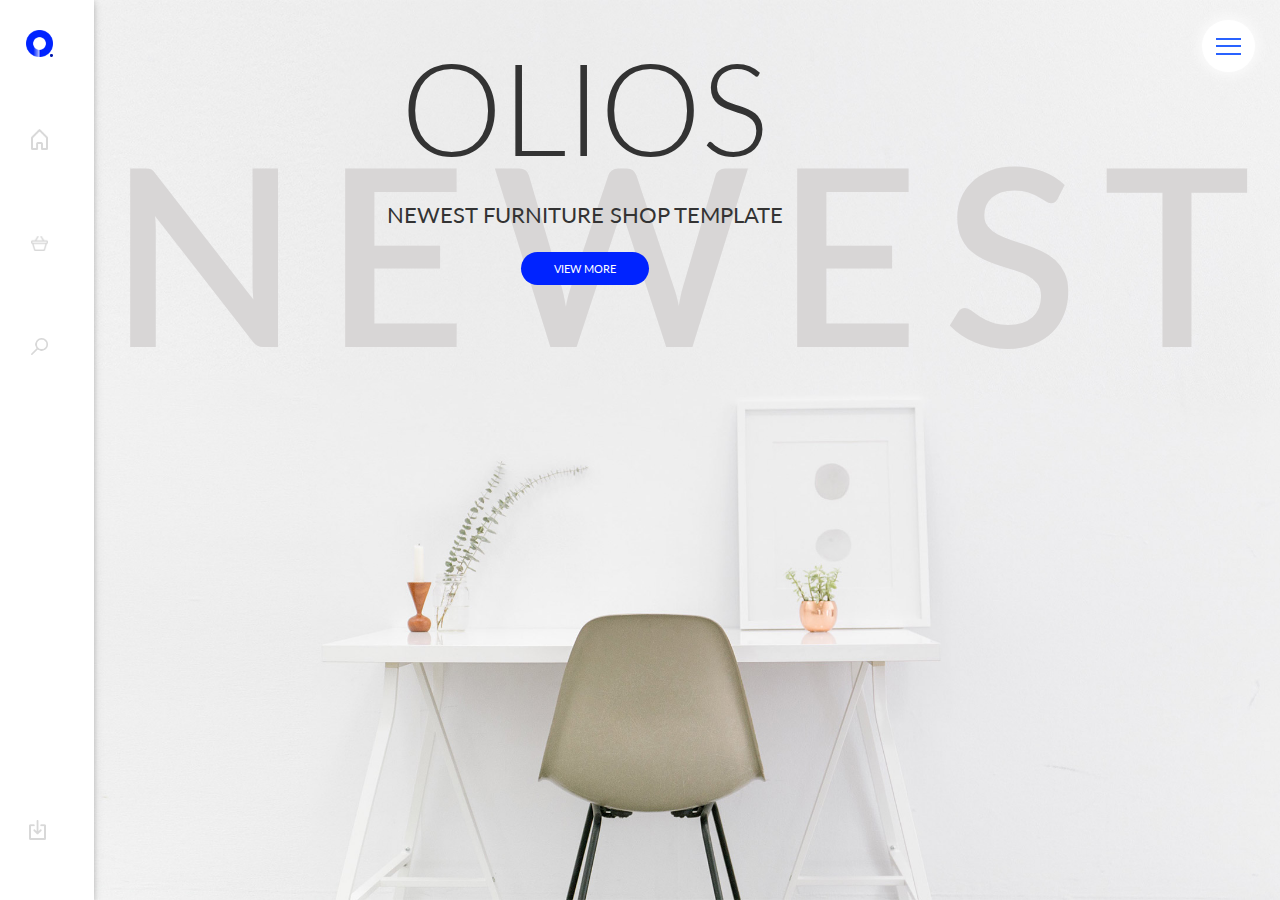
<file: index.html>
<!DOCTYPE html>
<html lang="en">

<head>
    <meta charset="UTF-8">
    <title>Olios</title>
    <meta http-equiv="X-UA-Compatible" content="IE=edge">
    <meta name="viewport" content="width=device-width, initial-scale=1.0"/>
    <link rel="stylesheet" href="css/styles.css"/>
    <link rel="stylesheet" href="css/media.css"/>
    <link rel="stylesheet" href="css/bootstrap.min.css"/>
    <link rel="stylesheet" href="css/animate.css"/>
    <link rel="stylesheet" href="jquery.bxslider/jquery.bxslider.css"/>
</head>

<body>
<div class="wrapper">
    <div class="row">
        <nav>
            <div class="col-xs-2 col-sm-1 fixed-menu">
                <div class="left-menu">
                    <div class="logo">
                        <a href="index.html"><img src="./img/logo.png" alt="logo"></a>
                    </div>
                    <div class="icon-menu">
                        <a href="index.html"><img src="./img/Home.png" alt="icon"></a>
                        <a href="#"><img src="./img/Basket.png" alt="icon"></a>
                        <a href="./search.html"><img src="./img/Search.png" alt="icon"></a>
                        <a href="#"><img src="./img/In.png" alt="icon"></a>
                    </div>
                </div>
            </div>
        </nav>
        <div class="col-xs-7 col-sm-9">
            <div class="content">
                <h1 class='grey-text text-lighten-4'>Newest</h1>
                <div class="content-button">
                    <h2>Olios</h2>
                    <p>Newest furniture shop template</p>
                    <a href="./categories.html" class="btn btn-primary">View more</a>
                </div>
            </div>
        </div>
        <nav>
            <div class="col-xs-3 col-sm-2 fixed-menu-right">
                <div class="toggle-menu">
                    <span></span>
                </div>
                <div class="right-menu">
                    <div class="item-menu">
                        <a href="./product.html">
                                <span>Living room
                                        <div class="divider"></div>
                                    </span>
                            <img src="./img/ICON4-.png" alt="icon">
                        </a>
                        <a href="./product.html">
                                <span>Living room
                                        <div class="divider"></div>
                                    </span>
                            <img src="./img/ICON.png" alt="icon">
                        </a>
                        <a href="./product.html">
                                <span>Living room
                                        <div class="divider"></div>
                                    </span>
                            <img src="./img/ICON1-.png" alt="icon">
                        </a>
                        <a href="./product.html">
                                <span>Living room
                                        <div class="divider"></div>
                                    </span>
                            <img src="./img/ICON2-.png" alt="icon">
                        </a>
                        <a href="./product.html">
                                <span class="last-child">Living room
                                        <div class="divider"></div>
                                    </span>
                            <img src="./img/ICON3-.png" alt="icon">
                        </a>
                    </div>
                    <div class="show-all-category">
                        <a href="./categories.html">Show All Categories</a>
                        <div class="divider"></div>
                    </div>
                </div>
            </div>
        </nav>
    </div>
</div>
<script type="text/javascript" src="https://code.jquery.com/jquery-2.1.1.min.js"></script>
<script src="jquery.bxslider/jquery.bxslider.min.js"></script>
<script src="js/custom.js"></script>
<script src="js/smoothScroll.js"></script>
<!--animation-scroll -->
<script src="js/wow.min.js"></script>
<script>
    $(document).ready(function () {
        $('.molly-slider').bxSlider({
            adaptiveHeight: false,
            minSlides: 1,
            maxSlides: 1,
            moveSlides: 1,
            slideMargin: 0,
            speed: 1000,
            auto: true,
            pause: 10000,
            pager: true,
            controls: false
        });
    });
</script>
<script>
    wow = new WOW({
        boxClass: 'wow', // default
        animateClass: 'animated', // default
        offset: 200, // default
        mobile: true, // default
        live: true // default
    });
    wow.init();
</script>
</body>

</html>
</file>
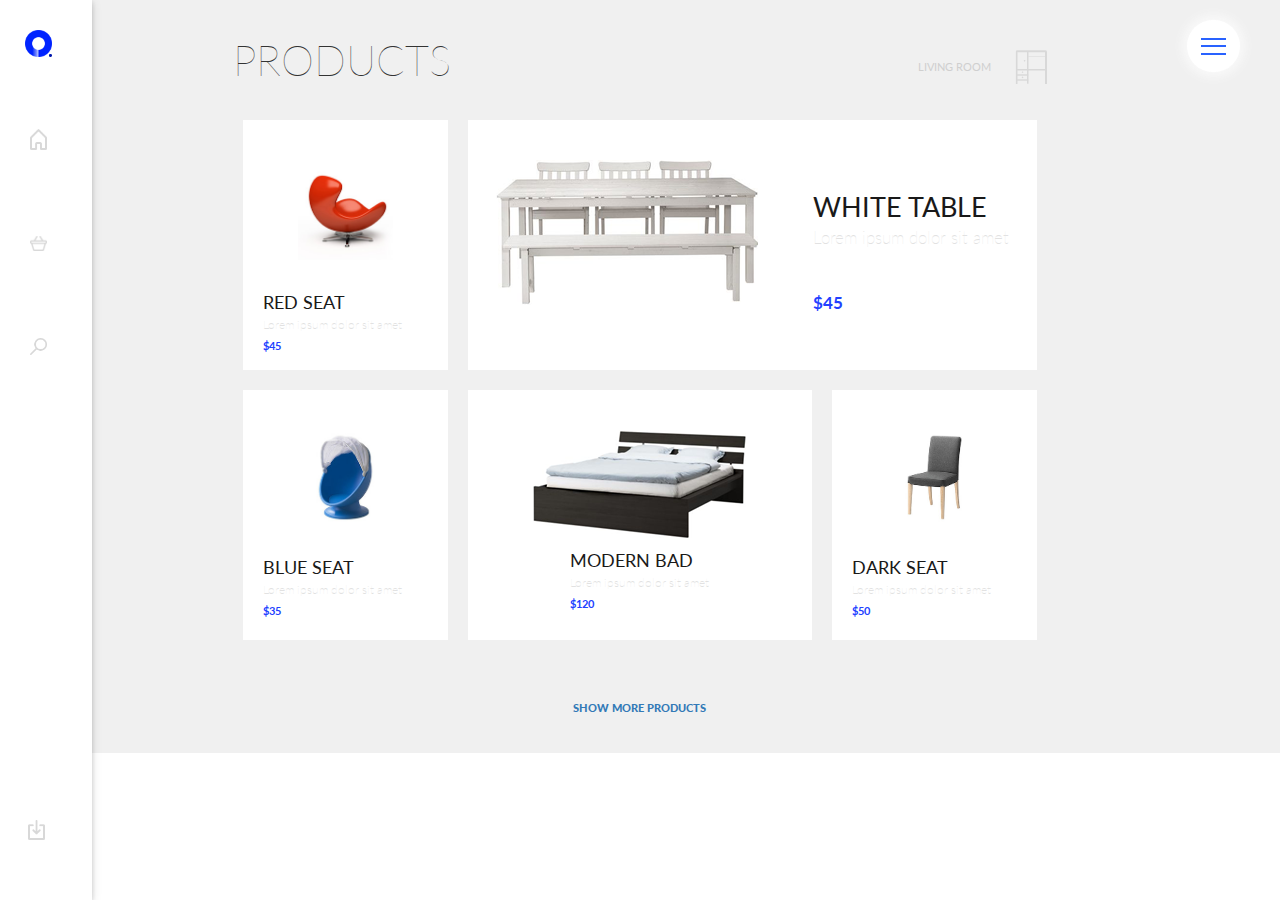
<file: categories.html>
<!DOCTYPE html>
<html lang="en">

<head>
    <meta charset="UTF-8">
    <title>Olios</title>
    <meta http-equiv="X-UA-Compatible" content="IE=edge">
    <meta name="viewport" content="width=device-width, initial-scale=1.0"/>

    <link rel="stylesheet" href="css/styles.css"/>
    <link rel="stylesheet" href="css/media.css"/>
    <link rel="stylesheet" href="css/bootstrap.min.css"/>
    <link rel="stylesheet" href="css/animate.css"/>

</head>

<body>
<div class="wrapper category">
    <nav>
        <div class="row">
            <div class="col-xs-2 col-sm-1 fixed-menu">
                <div class="left-menu">
                    <div class="logo">
                        <a href="index.html"><img src="./img/logo.png" alt="logo"></a>
                    </div>
                    <div class="icon-menu">
                        <a href="index.html"><img src="./img/Home.png" alt="icon"></a>
                        <a href="#"><img src="./img/Basket.png" alt="icon"></a>
                        <a href="./search.html"><img src="./img/Search.png" alt="icon"></a>
                        <a href="#"><img src="./img/In.png" alt="icon"></a>
                    </div>
                </div>
            </div>
        </div>
    </nav>
    <div class="row">

        <div class="col-xs-8 col-xs-offset-2">
            <div class="content-category">
                <div class="container-fluid">
                    <div class="row">
                        <div class="title-products">
                            <div class="col-xs-8 col-sm-8 ">
                                <h2>Products</h2>
                            </div>
                            <div class="col-xs-8 col-sm-4 ">
                                <div class="item-menu icon-title">
                                    <a href="#0">
                                    <span>Living room
                                        <div class="divider"></div>
                                    </span>
                                        <img src="./img/ICON4-.png" alt="icon">
                                    </a>
                                </div>
                            </div>
                        </div>
                    </div>
                    <div class="flex-container">
                        <div class="product-item flex-item">
                            <a href="product.html">
                                <div class="item-image">
                                    <img class="item-small-img" src="img/category/img1.jpg">
                                </div>
                                <div class="item-description">
                                    <h4>Red seat</h4>
                                    <p>Lorem ipsum dolor sit amet</p>
                                    <span>$45</span>
                                </div>
                            </a>
                        </div>
                        <div class="product-item flex-item block-center">
                            <a href="product.html">
                                <div class="item-image">
                                    <img class="item-big-img" src="img/category/small-table.png">
                                </div>
                                <div class="item-description">
                                    <h4 class="big-text-name">White table</h4>
                                    <p class="big-text-description">Lorem ipsum dolor sit amet</p>
                                    <span class="big-price">$45</span>
                                </div>
                            </a>
                        </div>
                    </div>
                    <div class="flex-container">
                        <div class="product-item flex-item">
                            <a href="product.html">
                                <div class="item-image">
                                    <img class="item-small-img" src="img/category/img3.jpg">
                                </div>
                                <div class="item-description">
                                    <h4>Blue seat</h4>
                                    <p>Lorem ipsum dolor sit amet</p>
                                    <span>$35</span>
                                </div>
                            </a>
                        </div>
                        <div class="product-item flex-item block-center">
                            <a href="product.html" class="flex-block-center">
                                <div class="item-image">
                                    <img class="item-big-img" src="img/category/small-bad.png">
                                </div>
                                <div class="item-description">
                                    <h4>Modern Bad</h4>
                                    <p>Lorem ipsum dolor sit amet</p>
                                    <span>$120</span>
                                </div>
                            </a>
                        </div>
                        <div class="product-item flex-item">
                            <a href="product.html">
                                <div class="item-image">
                                    <img class="item-small-img" src="img/category/img5.jpg">
                                </div>
                                <div class="item-description">
                                    <h4>Dark seat</h4>
                                    <p>Lorem ipsum dolor sit amet</p>
                                    <span>$50</span>
                                </div>
                            </a>
                        </div>
                    </div>
                    <div class="hidden-block">
                        <div class="flex-container">
                            <div class="product-item flex-item">
                                <a href="product.html">
                                    <div class="item-image">
                                        <img class="item-small-img" src="img/category/img1.jpg">
                                    </div>
                                    <div class="item-description">
                                        <h4>Red seat</h4>
                                        <p>Lorem ipsum dolor sit amet</p>
                                        <span>$45</span>
                                    </div>
                                </a>
                            </div>
                            <div class="product-item flex-item block-center">
                                <a href="product.html">
                                    <div class="item-image">
                                        <img class="item-big-img" src="img/category/small-table.png">
                                    </div>
                                    <div class="item-description">
                                        <h4 class="big-text-name">White table</h4>
                                        <p class="big-text-description">Lorem ipsum dolor sit amet</p>
                                        <span class="big-price">$45</span>
                                    </div>
                                </a>
                            </div>
                        </div>
                    </div>
                    <div class="row">
                        <div class="col-xs-12">
                            <div class="show-more-products">
                                <a href="#0" id="show-products">Show more products</a>
                            </div>
                        </div>
                    </div>
                </div>
            </div>
        </div>

    </div>
    <nav>
        <div class="col-xs-3 col-sm-2 fixed-menu-right">
            <div class="toggle-menu">
                <span></span>
            </div>
            <div class="right-menu">
                <div class="item-menu">
                    <a href="./product.html">
                                <span>Living room
                                        <div class="divider"></div>
                                    </span>
                        <img src="./img/ICON4-.png" alt="icon">
                    </a>
                    <a href="./product.html">
                                <span>Living room
                                        <div class="divider"></div>
                                    </span>
                        <img src="./img/ICON.png" alt="icon">
                    </a>
                    <a href="./product.html">
                                <span>Living room
                                        <div class="divider"></div>
                                    </span>
                        <img src="./img/ICON1-.png" alt="icon">
                    </a>
                    <a href="./product.html">
                                <span>Living room
                                        <div class="divider"></div>
                                    </span>
                        <img src="./img/ICON2-.png" alt="icon">
                    </a>
                    <a href="./product.html">
                                <span class="last-child">Living room
                                        <div class="divider"></div>
                                    </span>
                        <img src="./img/ICON3-.png" alt="icon">
                    </a>
                </div>
                <div class="show-all-category">
                    <a href="./categories.html">Show All Categories</a>
                    <div class="divider"></div>
                </div>
            </div>
        </div>
    </nav>
</div>
<script type="text/javascript" src="https://code.jquery.com/jquery-2.1.1.min.js"></script>
<script src="js/custom.js"></script>
<script src="js/smoothScroll.js"></script><!--animation-scroll -->
<script src="js/wow.min.js"></script>
<script>
    wow = new WOW({
        boxClass: 'wow', // default
        animateClass: 'animated', // default
        offset: 200, // default
        mobile: true, // default
        live: true // default
    });
    wow.init();
</script>
</body>

</html>
</file>
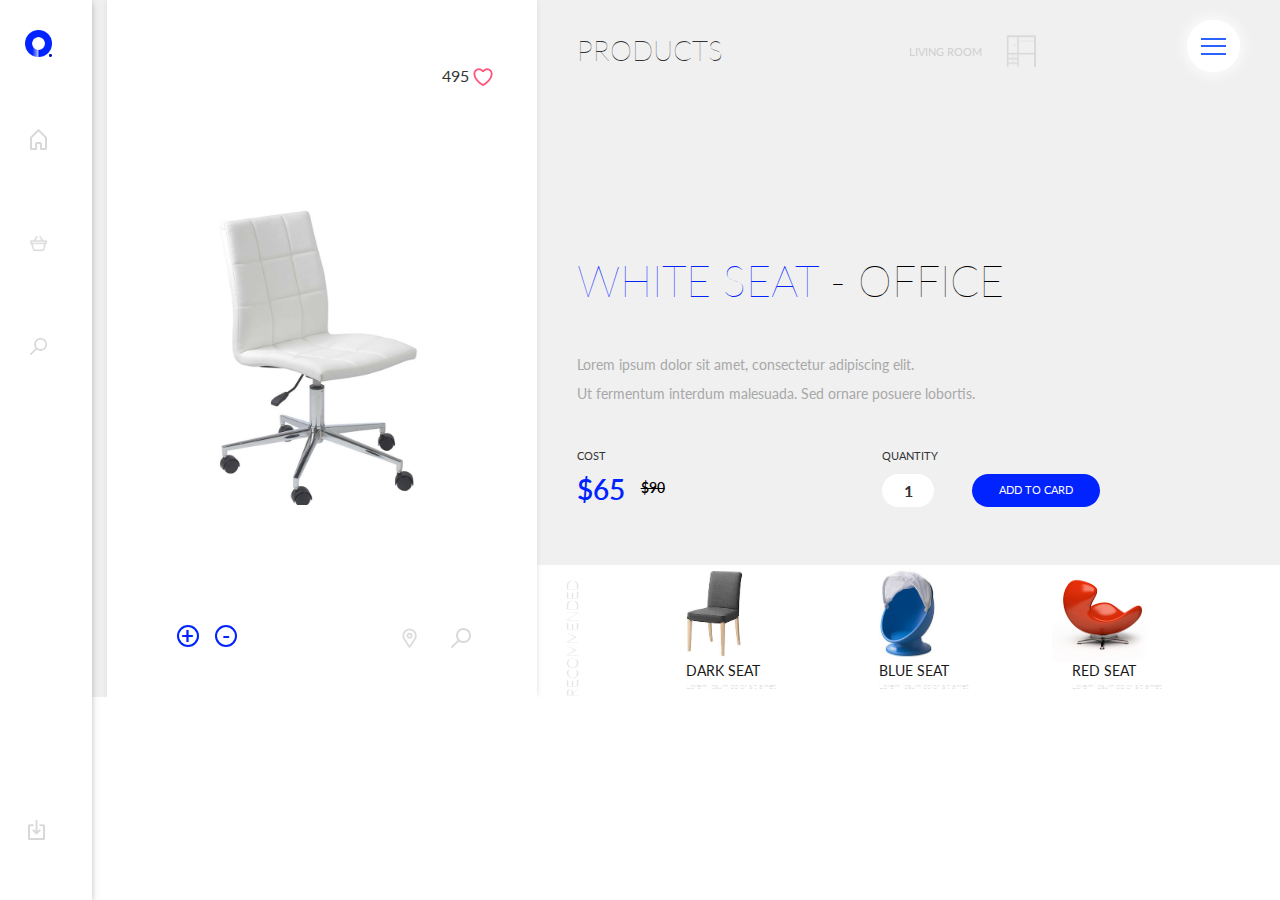
<file: product.html>
<!DOCTYPE html>
<html lang="en">

<head>
    <meta charset="UTF-8">
    <title>Olios</title>
    <meta http-equiv="X-UA-Compatible" content="IE=edge">
    <meta name="viewport" content="width=device-width, initial-scale=1.0"/>

    <link rel="stylesheet" href="css/styles.css"/>
    <link rel="stylesheet" href="css/media.css"/>
    <link rel="stylesheet" href="css/bootstrap.min.css"/>
    <link rel="stylesheet" href="css/animate.css"/>

</head>

<body>
<div class="wrapper category">
    <nav>
        <div class="row">
            <div class="col-xs-2 col-sm-1 fixed-menu">
                <div class="left-menu">
                    <div class="logo">
                        <a href="index.html"><img src="./img/logo.png" alt="logo"></a>
                    </div>
                    <div class="icon-menu">
                        <a href="index.html"><img src="./img/Home.png" alt="icon"></a>
                        <a href="#"><img src="./img/Basket.png" alt="icon"></a>
                        <a href="./search.html"><img src="./img/Search.png" alt="icon"></a>
                        <a href="#"><img src="./img/In.png" alt="icon"></a>
                    </div>
                </div>
            </div>
        </div>
    </nav>
        <div class="product-container">
            <div class="col-xs-offset-1 item-left">
                <div class="product-img">
                    <img src="./img/category/img6.jpg" alt="armchair-img">
                    <div class="likes-block">
                        <span>495</span>
                        <img src="./img/category/Heart.png" alt="like-img">
                    </div>
                    <div class="bottom-blocks">
                        <div class="row">
                            <div class="col-xs-6">
                                <div class="add-to-basket">
                                    <button type="submit" class="add">+</button>
                                    <button type="submit" class="remove">-</button>
                                </div>
                            </div>
                            <div class="col-xs-6">
                                <div class="search-and-pin">
                                    <a href="#0"><img src="./img/Pin.png" alt="pin-img"></a>
                                    <a href="#0"><img src="./img/Search.png" alt="search-img"></a>
                                </div>
                            </div>
                        </div>
                    </div>
                </div>
            </div>
            <div class="item-right">
                <div class="container-text">
                    <div class="title-products">
                        <div class="row">
                            <div class="col-sm-4 col-xs-10">
                                <h2>Products</h2>
                            </div>
                            <div class="col-sm-4 col-xs-10">
                                <div class="item-menu icon-title">
                                    <a href="#0">
                                    <span>Living room
                                        <div class="divider"></div>
                                    </span>
                                        <img src="./img/ICON4-.png" alt="icon">
                                    </a>
                                </div>
                            </div>
                        </div>
                    </div>
                    <div class="content-product">
                        <div class="content-description">
                            <div class="row">
                                <div class="col-xs-10 col-sm-12">
                                    <h3>WHITE SEAT <span>- OFFICE</span></h3>
                                    <p>
                                        Lorem ipsum dolor sit amet, consectetur adipiscing elit. <br>
                                        Ut fermentum interdum malesuada. Sed ornare posuere lobortis.
                                    </p>
                                </div>
                            </div>
                        </div>
                        <div class="count-product">
                            <div class="row">
                                <div class="col-xs-3 col-sm-5">
                                    <div class="price">
                                        <p>cost</p>
                                        <span>$65</span>
                                        <span>$90</span>
                                    </div>
                                </div>
                                <div class="col-xs-7">
                                    <div class="add-card">
                                        <p>Quantity</p>
                                        <input type="number" value="1" min="0">
                                        <button type="submit">Add to card</button>
                                    </div>
                                </div>
                            </div>
                        </div>
                    </div>
                </div>
                <div class="recommended-container">
                    <div class="row">
                        <div class="col-xs-10 col-sm-2">
                            <h3 class="rotate-text">Recommended</h3>
                        </div>
                        <div class="col-xs-6 col-sm-3">
                            <div class="recommended-item">
                                <div class="item-img">
                                    <img src="./img/category/img5.jpg" alt="armchair-img">
                                </div>
                                <div class="item-description">
                                    <h4>Dark seat</h4>
                                    <p>Lorem ipsum dolor sit amet</p>
                                </div>
                            </div>
                        </div>
                        <div class="col-xs-6 col-sm-3">
                            <div class="recommended-item">
                                <div class="item-img">
                                    <img src="./img/category/img3.jpg" alt="armchair-img">
                                </div>
                                <div class="item-description">
                                    <h4>Blue seat</h4>
                                    <p>Lorem ipsum dolor sit amet</p>
                                </div>
                            </div>
                        </div>
                        <div class="col-xs-6 col-sm-3">
                            <div class="recommended-item">
                                <div class="item-img">
                                    <img src="./img/category/img1.jpg" alt="armchair-img">
                                </div>
                                <div class="item-description">
                                    <h4>Red seat</h4>
                                    <p>Lorem ipsum dolor sit amet</p>
                                </div>
                            </div>
                        </div>
                    </div>
                </div>
            </div>
        </div>
    <nav>
        <div class="row">
            <div class="col-xs-3 col-sm-2 fixed-menu-right">
                <div class="toggle-menu">
                    <span></span>
                </div>
                <div class="right-menu">
                    <div class="item-menu">
                        <a href="./product.html">
                                <span>Living room
                                        <div class="divider"></div>
                                    </span>
                            <img src="./img/ICON4-.png" alt="icon">
                        </a>
                        <a href="./product.html">
                                <span>Living room
                                        <div class="divider"></div>
                                    </span>
                            <img src="./img/ICON.png" alt="icon">
                        </a>
                        <a href="./product.html">
                                <span>Living room
                                        <div class="divider"></div>
                                    </span>
                            <img src="./img/ICON1-.png" alt="icon">
                        </a>
                        <a href="./product.html">
                                <span>Living room
                                        <div class="divider"></div>
                                    </span>
                            <img src="./img/ICON2-.png" alt="icon">
                        </a>
                        <a href="./product.html">
                                <span class="last-child">Living room
                                        <div class="divider"></div>
                                    </span>
                            <img src="./img/ICON3-.png" alt="icon">
                        </a>
                    </div>
                    <div class="show-all-category">
                        <a href="./categories.html">Show All Categories</a>
                        <div class="divider"></div>
                    </div>
                </div>
            </div>
        </div>
    </nav>
</div>
<script type="text/javascript" src="https://code.jquery.com/jquery-2.1.1.min.js"></script>
<script src="js/custom.js"></script>
<script src="js/smoothScroll.js"></script><!--animation-scroll -->
<script src="js/wow.min.js"></script>
<script>
    wow = new WOW({
        boxClass: 'wow', // default
        animateClass: 'animated', // default
        offset: 200, // default
        mobile: true, // default
        live: true // default
    });
    wow.init();
</script>
</body>
</html>
</file>
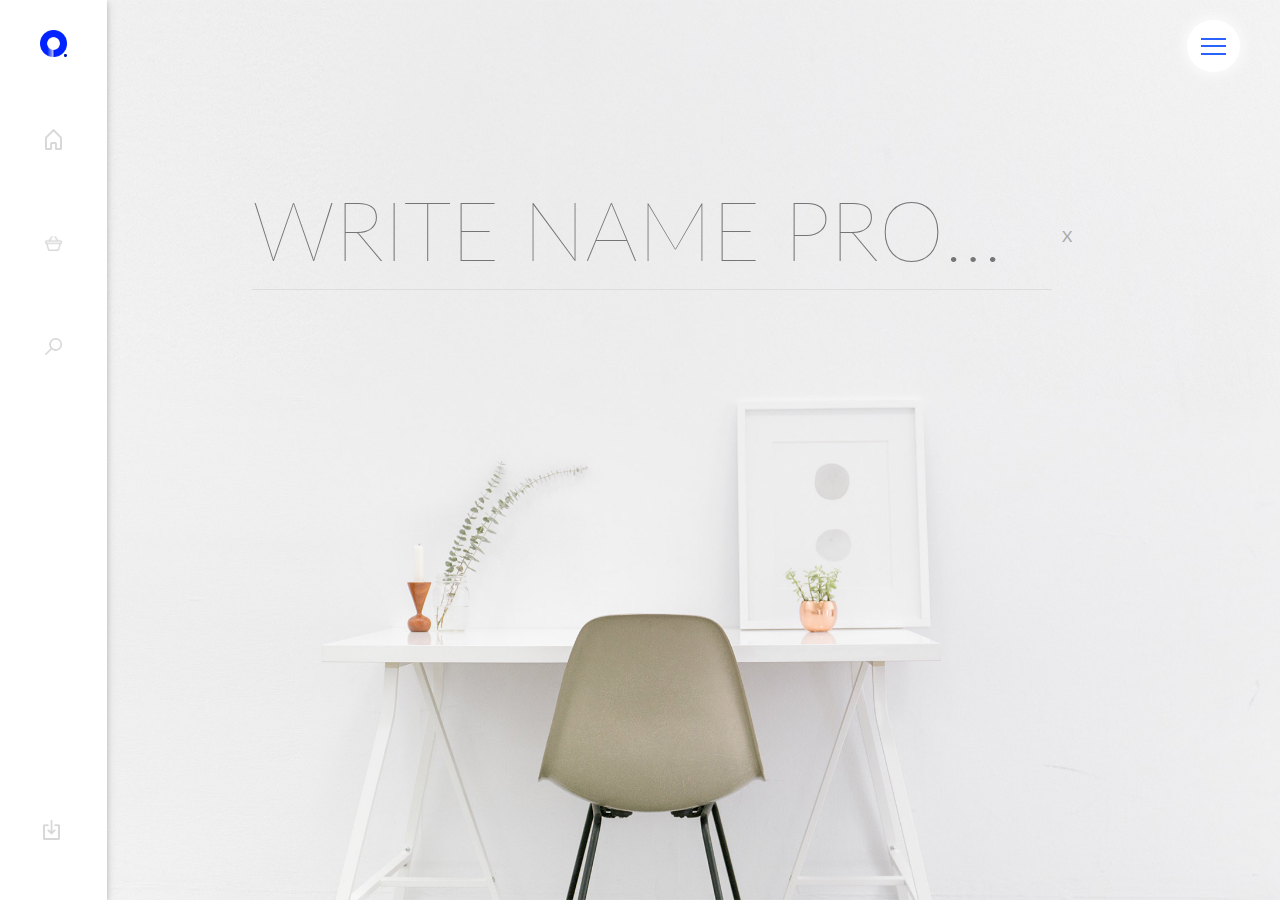
<file: search.html>
<!DOCTYPE html>
<html lang="en">

<head>
    <meta charset="UTF-8">
    <title>Olios</title>
    <meta http-equiv="X-UA-Compatible" content="IE=edge">
    <meta name="viewport" content="width=device-width, initial-scale=1.0"/>

    <link rel="stylesheet" href="css/styles.css"/>
    <link rel="stylesheet" href="css/media.css"/>
    <link rel="stylesheet" href="css/bootstrap.min.css"/>
    <link rel="stylesheet" href="css/animate.css"/>

</head>

<body>
<div class="wrapper">
    <nav>
        <div class="col-xs-2 col-sm-1 fixed-menu">
            <div class="left-menu">
                <div class="logo">
                    <a href="index.html"><img src="./img/logo.png" alt="logo"></a>
                </div>
                <div class="icon-menu">
                    <a href="index.html"><img src="./img/Home.png" alt="icon"></a>
                    <a href="#"><img src="./img/Basket.png" alt="icon"></a>
                    <a href="./search.html"><img src="./img/Search.png" alt="icon"></a>
                    <a href="#"><img src="./img/In.png" alt="icon"></a>
                </div>
            </div>
        </div>
    </nav>
    <div class="col-xs-7 col-sm-9">
        <div class="content-search">
            <form action="" method="post">
                <input type="search" placeholder="Write name product">
                <button type="reset">X</button>
            </form>
        </div>
    </div>
    <nav>
        <div class="col-xs-3 col-sm-2 fixed-menu-right">
            <div class="toggle-menu">
                <span></span>
            </div>
            <div class="right-menu">
                <div class="item-menu">
                    <a href="./product.html">
                                <span>Living room
                                        <div class="divider"></div>
                                    </span>
                        <img src="./img/ICON4-.png" alt="icon">
                    </a>
                    <a href="./product.html">
                                <span>Living room
                                        <div class="divider"></div>
                                    </span>
                        <img src="./img/ICON.png" alt="icon">
                    </a>
                    <a href="./product.html">
                                <span>Living room
                                        <div class="divider"></div>
                                    </span>
                        <img src="./img/ICON1-.png" alt="icon">
                    </a>
                    <a href="./product.html">
                                <span>Living room
                                        <div class="divider"></div>
                                    </span>
                        <img src="./img/ICON2-.png" alt="icon">
                    </a>
                    <a href="./product.html">
                                <span class="last-child">Living room
                                        <div class="divider"></div>
                                    </span>
                        <img src="./img/ICON3-.png" alt="icon">
                    </a>
                </div>
                <div class="show-all-category">
                    <a href="./categories.html">Show All Categories</a>
                    <div class="divider"></div>
                </div>
            </div>
        </div>
    </nav>
</div>
<script type="text/javascript" src="https://code.jquery.com/jquery-2.1.1.min.js"></script>
<script src="js/custom.js"></script>
<script src="js/smoothScroll.js"></script><!--animation-scroll -->
<script src="js/wow.min.js"></script>
<script>
    wow = new WOW({
        boxClass: 'wow', // default
        animateClass: 'animated', // default
        offset: 200, // default
        mobile: true, // default
        live: true // default
    });
    wow.init();
</script>
</body>
</html>
</file>
<file: css/styles.css>
@import url(https://fonts.googleapis.com/css?family=Lato:300,400,900);
* {
  margin: 0;
  padding: 0;
}
/*global-styles ---------------------------------*/
.divider {
  background-color: #ddd;
  height: 1px;
}
nav .col-sm-2,
nav .col-sm-1 {
  padding: 0;
}
.item-menu {
  text-align: center;
}
.item-menu a {
  color: #cfcfcf;
  display: block;
  padding-bottom: 30px;
}
.item-menu a span {
  font-size: 11px;
  text-transform: uppercase;
  vertical-align: top;
  line-height: 3;
  transition: .7s;
  display: inline-block;
}
.item-menu a span:hover .divider {
  transform: scaleX(0.8);
}
.item-menu a span .divider {
  transform: scaleX(0);
  transition: .7s;
}
.item-menu a .last-child {
  line-height: 2;
}
.item-menu a img {
  padding-left: 20px;
}
.left-menu {
  background-color: #fff;
  height: 100vh;
  text-align: center;
  position: relative;
  box-shadow: 0 2px 5px 0 rgba(0, 0, 0, 0.16), 0 2px 10px 0 rgba(0, 0, 0, 0.12);
  z-index: 2;
}
.left-menu a {
  display: block;
}
.left-menu .logo {
  margin-bottom: 70px;
  padding-top: 30px;
}
.left-menu .logo img {
  max-width: 27px;
}
.left-menu .icon-menu a {
  margin-bottom: 80px;
}
.left-menu .icon-menu a img {
  max-width: 17px;
}
.left-menu .icon-menu a:last-child {
  margin-bottom: 0;
  position: absolute;
  bottom: 60px;
  left: 40%;
  right: auto;
}
.right-menu {
  background-color: #fff;
  height: 100vh;
  text-align: center;
  padding-top: 130px;
  padding-right: 25px;
  transform: translateX(110%);
  -webkit-transition: .7s;
  box-shadow: 0px 0px 10px 4px #d5d5d5;
  position: relative;
}
.right-menu a {
  display: block;
}
.right-menu .show-all-category {
  transition: .7s;
  position: absolute;
  left: 15%;
  right: auto;
  bottom: 60px;
}
.right-menu .show-all-category:hover .divider {
  transform: scaleX(0.5);
}
.right-menu .show-all-category a {
  text-transform: uppercase;
  font-size: 11px;
  font-weight: 600;
  padding-bottom: 5px;
  color: #2962FF;
}
.right-menu .show-all-category .divider {
  height: 2px;
  margin: 0 auto;
  transform: scaleX(0.3);
  -webkit-transition: .7s;
  -moz-transition: .7s;
  -ms-transition: .7s;
  -o-transition: .7s;
  transition: .7s;
  background-color: #667bff;
}
.toggle-menu {
  position: absolute;
  right: 40px;
  top: 20px;
  border-radius: 50px;
  cursor: pointer;
  display: inline-block;
  background-color: #fff;
  padding: 25px 14px;
  box-shadow: 0px 0px 10px 5px #f9f9f9;
  z-index: 1;
}
.toggle-menu span {
  border-bottom: 2px solid #2962ff;
  display: block;
  width: 25px;
  transform: rotate(0deg);
}
.toggle-menu span::before,
.toggle-menu span::after {
  content: '';
  border-bottom: 2px solid #2962ff;
  display: block;
  position: absolute;
  width: 100%;
  height: 100%;
  left: 0;
  -webkit-backface-visibility: hidden;
  backface-visibility: hidden;
  -webkit-transition: -webkit-transform 0.5s, background 0s;
  -moz-transition: -moz-transform 0.5s, background 0s;
  transition: transform 0.5s, background 0s;
}
.toggle-menu span:before {
  top: -7px;
}
.toggle-menu span:after {
  bottom: -10px;
}
.active-right-menu {
  transform: translateX(6%);
}
.active-toggle span {
  border: transparent;
}
.active-toggle span:before {
  top: -3px;
  transform: rotate(135deg);
}
.active-toggle span:after {
  transform: rotate(225deg);
  bottom: 0;
}
.flex-container {
  display: -ms-flexbox;
  display: -webkit-flex;
  display: flex;
  -webkit-flex-direction: row;
  -ms-flex-direction: row;
  flex-direction: row;
  -webkit-flex-wrap: nowrap;
  -ms-flex-wrap: nowrap;
  flex-wrap: nowrap;
  -webkit-justify-content: flex-start;
  -ms-flex-pack: start;
  justify-content: flex-start;
  -webkit-align-content: stretch;
  -ms-flex-line-pack: stretch;
  align-content: stretch;
  -webkit-align-items: stretch;
  -ms-flex-align: stretch;
  align-items: stretch;
  margin-bottom: 20px;
}
.flex-container img {
  width: 100%;
}
/*global-styles -----------------------------------*/
/*home-style -------------------*/
.wrapper {
  background-image: url("../img/bg.jpg");
  background-repeat: no-repeat;
  background-size: cover;
  background-position: 50% 100%;
  font-size: 16px;
  font-family: "Lato";
  overflow-x: hidden;
  height: 100%;
}
.content {
  position: relative;
  text-align: center;
  height: 100vh;
}
.content h1,
.content h2,
.content p {
  text-transform: uppercase;
}
.content h1 {
  position: absolute;
  top: 0.3em;
  left: 0;
  right: 0;
  margin: 0;
  color: #d8d6d6;
  font-size: 15.5em;
  font-weight: 600;
  letter-spacing: 0.1em;
  display: inline-block;
  transition: .7s;
}
.content .content-button {
  position: absolute;
  top: 1em;
  left: 0;
  right: 0;
}
.content .content-button a {
  display: inline-block;
  max-width: 128px;
  height: 33px;
  width: 100%;
  background-color: #0023ff;
  color: #fff;
  border-radius: 30px;
  line-height: 3;
  font-size: 11px;
  text-transform: uppercase;
}
.content .content-button h2 {
  font-size: 8em;
  text-align: center;
  display: inline-block;
  font-weight: 300;
}
.content p {
  font-size: 1.375em;
  padding-bottom: 1em;
}
.content .active-h1 {
  font-size: 13.5em;
}
/*home-style -------------------*/
/*category-style -------------------*/
.category {
  background-image: none;
  background-color: #f0f0f0;
}
.content-category {
  max-width: 890px;
  margin: 0 auto;
}
.content-category .show-more-products {
  padding: 35px 0;
  text-align: center;
}
.content-category .show-more-products a {
  font-weight: 900;
  text-transform: uppercase;
  font-size: 11px;
}
.title-products {
  overflow: hidden;
  max-width: 880px;
  margin: 30px auto 30px;
}
.title-products h2 {
  font-size: 42px;
  text-transform: uppercase;
  font-weight: 100;
}
.title-products .icon-title {
  text-align: right;
  padding-top: 20px;
}
.title-products .icon-title a {
  padding: 0;
}
.product-item {
  background-color: #fff;
  width: 100%;
  height: 250px;
  margin: 0 10px;
}
.product-item:first-child {
  max-width: 205px;
}
.item-image {
  text-align: center;
}
.item-description {
  padding-left: 20px;
  padding-top: 30px;
}
.item-description h4 {
  font-size: 18px;
  color: #191919;
  text-transform: uppercase;
  font-weight: 400;
}
.item-description p {
  color: #e2e2e2;
  font-size: 12px;
  font-weight: 100;
}
.item-description span {
  color: #2341ff;
  font-weight: bold;
  font-size: 11px;
}
.block-center a {
  display: -ms-flexbox;
  display: -webkit-flex;
  display: flex;
  flex-direction: row;
  flex-wrap: nowrap;
  justify-content: space-around;
  align-content: stretch;
  align-items: flex-end;
}
.block-center .item-image {
  padding-top: 40px;
  padding-bottom: 10px;
}
.block-center .item-description {
  padding: 0;
}
.block-center .item-description .big-text-name {
  font-size: 27px;
}
.block-center .item-description .big-text-description {
  font-size: 17px;
  padding-bottom: 40px;
}
.block-center .item-description .big-price {
  font-size: 17px;
}
.item-small-img {
  padding-top: 40px;
  max-width: 95px;
  margin: 0 auto;
}
.item-big-img {
  max-width: 269px;
}
.flex-item {
  -webkit-order: 0;
  -ms-flex-order: 0;
  order: 0;
  -webkit-flex: 0 1 auto;
  -ms-flex: 0 1 auto;
  flex: 0 1 auto;
  -webkit-align-self: stretch;
  -ms-flex-item-align: stretch;
  align-self: stretch;
  width: 100%;
}
.flex-item:nth-child(1) {
  -webkit-order: 0;
  -ms-flex-order: 0;
  order: 0;
  -webkit-flex: 0 1 auto;
  -ms-flex: 0 1 auto;
  flex: 0 1 auto;
  -webkit-align-self: stretch;
  -ms-flex-item-align: stretch;
  align-self: stretch;
}
.flex-item:nth-child(2) {
  -webkit-order: 0;
  -ms-flex-order: 0;
  order: 0;
  -webkit-flex: 0 1 auto;
  -ms-flex: 0 1 auto;
  flex: 0 1 auto;
  -webkit-align-self: auto;
  -ms-flex-item-align: auto;
  align-self: auto;
}
.flex-item:nth-child(3) {
  -webkit-order: 0;
  -ms-flex-order: 0;
  order: 0;
  -webkit-flex: 0 1 auto;
  -ms-flex: 0 1 auto;
  flex: 0 1 auto;
  -webkit-align-self: auto;
  -ms-flex-item-align: auto;
  align-self: auto;
  max-width: 205px;
}
.product-item .flex-block-center {
  align-items: center;
  -webkit-flex-direction: column;
  -ms-flex-direction: column;
  flex-direction: column;
}
.category .fixed-menu {
  position: fixed;
  z-index: 1;
}
.category .fixed-menu-right {
  position: fixed;
  right: 0;
  z-index: 1;
  top: 0;
}
.category .margin-left-content {
  margin-left: 9%;
}
.category .hidden-block {
  display: none;
}
/*category-style -------------------*/
/*product-style -------------------*/
.product-container {
  display: -ms-flexbox;
  display: -webkit-flex;
  display: flex;
  -webkit-flex-direction: row;
  -ms-flex-direction: row;
  flex-direction: row;
  -webkit-flex-wrap: nowrap;
  -ms-flex-wrap: nowrap;
  flex-wrap: nowrap;
  -webkit-justify-content: flex-start;
  -ms-flex-pack: start;
  justify-content: flex-start;
  -webkit-align-content: stretch;
  -ms-flex-line-pack: stretch;
  align-content: stretch;
  -webkit-align-items: stretch;
  -ms-flex-align: stretch;
  align-items: stretch;
  margin-bottom: 20px;
  margin-bottom: 0;
}
.product-container .col-sm-offset-1 {
  margin-left: 6.333333%;
}
.product-container img {
  width: 100%;
}
.product-container .item-right {
  -webkit-order: 0;
  -ms-flex-order: 0;
  order: 0;
  -webkit-flex: 0 1 auto;
  -ms-flex: 0 1 auto;
  flex: 0 1 auto;
  -webkit-align-self: stretch;
  -ms-flex-item-align: stretch;
  align-self: stretch;
  width: 100%;
}
.product-container .item-left {
  max-width: 430px;
  -webkit-order: 0;
  -ms-flex-order: 0;
  order: 0;
  -webkit-flex: 0 1 auto;
  -ms-flex: 0 1 auto;
  flex: 0 1 auto;
  -webkit-align-self: stretch;
  -ms-flex-item-align: stretch;
  align-self: stretch;
  width: 100%;
  position: relative;
}
.product-container .item-left .product-img {
  height: 100%;
  padding-top: 205px;
  text-align: center;
  background: #fff;
  box-shadow: 0 0 5px 0 #ddd;
  z-index: 1;
}
.product-container .item-left .product-img img {
  max-width: 300px;
}
.product-container .item-left .product-img .likes-block {
  position: absolute;
  top: 0;
  right: 0;
  padding-top: 65px;
  padding-right: 44px;
}
.product-container .item-left .product-img .likes-block img {
  max-width: 20px;
}
.product-container .item-left .product-img .bottom-blocks {
  padding-top: 120px;
}
.product-container .item-left .product-img .bottom-blocks .add-to-basket .add,
.product-container .item-left .product-img .bottom-blocks .add-to-basket .remove {
  margin: 0 6px;
  width: 22px;
  height: 22px;
  line-height: 0;
  font-size: 22px;
  font-weight: bold;
  border-radius: 50%;
  border: 2px solid #0023ff;
  background-color: transparent;
  color: #0023ff;
}
.product-container .item-left .product-img .bottom-blocks .search-and-pin a {
  display: inline-block;
  padding: 0 15px;
}
.product-container .item-left .product-img .bottom-blocks .search-and-pin img {
  max-width: 20px;
}
.content-product {
  padding-top: 150px;
}
.content-product .content-description h3 {
  font-size: 42.76px;
  font-weight: 100;
  color: #0023ff;
  text-transform: uppercase;
}
.content-product .content-description h3 span {
  color: #000;
}
.content-product .content-description p {
  margin: 40px 0;
  line-height: 28.51px;
  font-size: 14.25px;
  color: #a8a8a8;
}
.content-product .count-product .price p {
  font-size: 11px;
  padding-bottom: 5px;
  text-transform: uppercase;
}
.content-product .count-product .price span:nth-child(2) {
  font-size: 28px;
  color: #0023ff;
  font-weight: 600;
  vertical-align: middle;
}
.content-product .count-product .price span:nth-child(3) {
  font-size: 14.25px;
  color: #000;
  font-weight: 600;
  text-decoration: line-through;
  padding-left: 12px;
}
.content-product .count-product .add-card p {
  font-size: 11px;
  padding-bottom: 10px;
  text-transform: uppercase;
}
.content-product .count-product .add-card input {
  max-width: 52px;
  height: 33px;
  border: transparent;
  text-align: center;
  font-weight: bold;
  border-radius: 30px;
  width: 100%;
}
.content-product .count-product .add-card input::-webkit-inner-spin-button {
  -webkit-appearance: none;
}
.content-product .count-product .add-card input::-webkit-outer-spin-button {
  -webkit-appearance: none;
}
.content-product .count-product .add-card input:focus {
  outline: none;
}
.content-product .count-product .add-card button {
  background: #0023ff;
  border: transparent;
  border-radius: 30px;
  max-width: 128px;
  height: 33px;
  color: #fff;
  text-transform: uppercase;
  font-size: 11px;
  width: 100%;
  margin-left: 34px;
  vertical-align: top;
}
.content-product .count-product .add-card button:focus {
  outline: none;
}
.container-text {
  margin-left: 40px;
  position: relative;
  padding-bottom: 56px;
}
.container-text .title-products h2 {
  font-size: 28px;
}
.container-text .title-products .icon-title {
  padding-top: 5px;
}
.container-text .title-products .icon-title img {
  max-width: 50px;
}
.recommended-container {
  background-color: #fff;
}
.recommended-container img {
  max-width: 97px;
  max-height: 97px;
}
.recommended-container .rotate-text {
  -webkit-transform: rotate(-180deg);
  -moz-transform: rotate(-180deg);
  -o-transform: rotate(-180deg);
  -ms-transform: rotate(-180deg);
  transform: rotate(-180deg);
  writing-mode: vertical-rl;
  margin: 15px 0px 0px 40px;
  font-size: 15px;
  text-transform: uppercase;
  color: #dedede;
  font-weight: 100;
}
.recommended-container .recommended-item .item-description {
  padding-top: 0;
}
.recommended-container .recommended-item .item-description h4 {
  font-size: 13.66px;
}
.recommended-container .recommended-item .item-description p {
  font-size: 8px;
}
/*product-style -------------------*/
/*search-page---------------------*/
.content-search {
  padding-top: 170px;
  max-width: 940px;
  margin: 0 auto;
  text-align: right;
  position: relative;
}
.content-search input {
  max-width: 800px;
  width: 100%;
  border: transparent;
  background-color: transparent;
  border-bottom: 1px solid #ddd;
  font-size: 83px;
  font-weight: 100;
  text-transform: uppercase;
  text-overflow: ellipsis;
  -webkit-transition: 0.5s;
  -moz-transition: 0.5s ;
  -ms-transition: 0.5s ;
  -o-transition: 0.5s ;
  transition: 0.5s ;
}
.content-search input:focus {
  outline: none;
  max-width: 935px;
}
.content-search button {
  position: absolute;
  right: -20px;
  background: transparent;
  border: transparent;
  color: #a9a9a9;
  top: 225px;
}
.content-search button:focus {
  outline: none;
}
/*search-page---------------------*/
</file>
<file: css/media.css>
/*==========  Desktop First Method  ==========*/

/* Large Devices, Wide Screens */
@media only screen and (max-width: 1200px) {

}

@media only screen and (max-width: 1100px) {
/*home-page -------------------------------*/
    .right-menu .show-all-category {
        left: 5%;
    }
    .item-menu a img {
        padding-left: 5px;
    }
    .content h1 {
        font-size: 12em;
    }
    .content .active-h1 {
        font-size: 10.5em;
    }
/*home-page -------------------------------*/

/*categories-page-----------------------*/
    .block-center a {
        display: -ms-flexbox;
        display: -webkit-flex;
        display: flex;
        flex-direction: column;
        -ms-flex-direction: column;
        -webkit-flex-direction: column;
        align-items: center;
        align-content: center;
        -webkit-align-items: center;
    }
    .product-item {
        height: auto;
    }
/*categories-page-----------------------*/
}

/* Medium Devices, Desktops */
@media only screen and (max-width: 992px) {
/*home-page -------------------------------*/
    .content h1 {
        font-size: 11em;
    }
    .content .active-h1 {
        font-size: 9.5em;
    }
    .right-menu .show-all-category {
        max-width: 100px;
        left: 0;
        right: 15px;
        margin: auto;
        bottom: 15px;
    }
    .right-menu .item-menu a span {
        display: block;
    }
    .right-menu {
        padding-top: 100px;
    }
/*home-page -------------------------------*/

/*product-page----------------------*/
    .product-container {
        -webkit-flex-direction: column;
        -ms-flex-direction: column;
        flex-direction: column;
    }
    .product-container .item-left {
        max-width: inherit;
    }
    .product-container .item-left .product-img .likes-block {
        right: 20%;
    }
    .product-container .item-left .product-img {
        padding-bottom: 20px;
    }
    .product-container .item-right {
        margin-left: 6%;
    }

/*product-page----------------------*/
}
@media only screen and (max-width: 768px) {
/*categories-page----------------------*/
    .flex-container {
        -webkit-flex-direction: column;
        -ms-flex-direction: column;
        flex-direction: column;
        margin-bottom: 0;
    }
    .block-center a {
        align-content: stretch;
        -webkit-align-items: stretch;
        -ms-flex-align: stretch;
        align-items: stretch;
    }
    .product-item {
        margin-bottom: 10px;
    }
    .flex-item:nth-child(3) {
        max-width: inherit;
    }
    .product-item:first-child {
        max-width: inherit;
    }
    .item-description {
        padding-left: 20px;
        padding-top: 30px;
        padding-bottom: 10px;
    }
    .block-center .item-description {
        padding-left: 20px;
        padding-top: 30px;
        padding-bottom: 10px;
    }
    .title-products .icon-title {
        text-align: left;
    }
    .product-item  .flex-block-center {
        align-items: inherit;
    }
/*categories-page----------------------*/

/*product-page----------------------*/
    .product-container .item-right {
        margin-left: 11%;
    }

/*product-page----------------------*/
}
@media only screen and (max-width: 675px) {
/*home-page -------------------------------*/
    .content h1 {
        display: none;
    }
    .content {
        position: static;
    }
    .content .content-button {
        top: 10em;
    }
    .content .content-button h2 {
        font-size: 5em;
    }
/*home-page -------------------------------*/

/*categories-page---------*/
    .title-products h2 {
        font-size: 32px;
    }
    .content-product {
        padding-top: 60px;
    }
/*categories-page---------*/
}
/*product------------------------------------*/
.recommended-container .rotate-text {
    margin: 15px 0px 0px 25px;
}
/*product------------------------------------*/

@media only screen and (max-width: 480px) {
/*home-page -------------------------------*/
    .left-menu .icon-menu a:last-child {
        left: 0;
        right: 0;
    }
    .left-menu {
        min-width: 40px;
        margin-left: 13px;
    }
    .toggle-menu {
        right: 20px;
    }
    .right-menu .show-all-category a {
        font-size: 9px;
    }
    .right-menu .show-all-category {
        bottom: 5px;
    }
/*home-page -------------------------------*/

/*product-page----------------------------------*/
    .add-card {
        text-align: center;
    }
    .content-product .count-product .add-card input {
        margin-bottom: 10px;
        max-width: 85px;
    }
    .content-product .count-product .add-card button {
         margin-left: 0px;
    }
    .recommended-container .rotate-text {
        margin: 15px 0px 10px 25px;
        text-align: center;
        -webkit-transform: rotate(0deg);
        -moz-transform: rotate(0deg);
        -o-transform: rotate(0deg);
        -ms-transform: rotate(0deg);
        transform: rotate(0deg);
        /*writing-mode: inherit;*/
        writing-mode: horizontal-tb;
    }

/*product-page----------------------------------*/
}
@media only screen and (max-width: 360px) {
/*home-page -------------------------------*/
    .item-menu a span {
        line-height: 1.5;
    }
    .item-menu a .last-child {
        line-height: 1.5;
    }
    .content .content-button h2 {
        font-size: 4em;
    }
    .item-menu a {
        padding-bottom: 20px;
    }
/*home-page -------------------------------*/

}

/*==========  Mobile First Method  ==========*/

/* Custom, iPhone Retina */

/* Extra Small Devices, Phones */
@media only screen and (min-width: 480px) {

}
@media only screen and (min-width: 675px) {

}
/* Small Devices, Tablets */
@media only screen and (min-width: 768px) {

}

/* Medium Devices, Desktops */
@media only screen and (min-width: 992px) {

}

/* Large Devices, Wide Screens */
@media only screen and (min-width: 1368px) {
	
}
</file>
